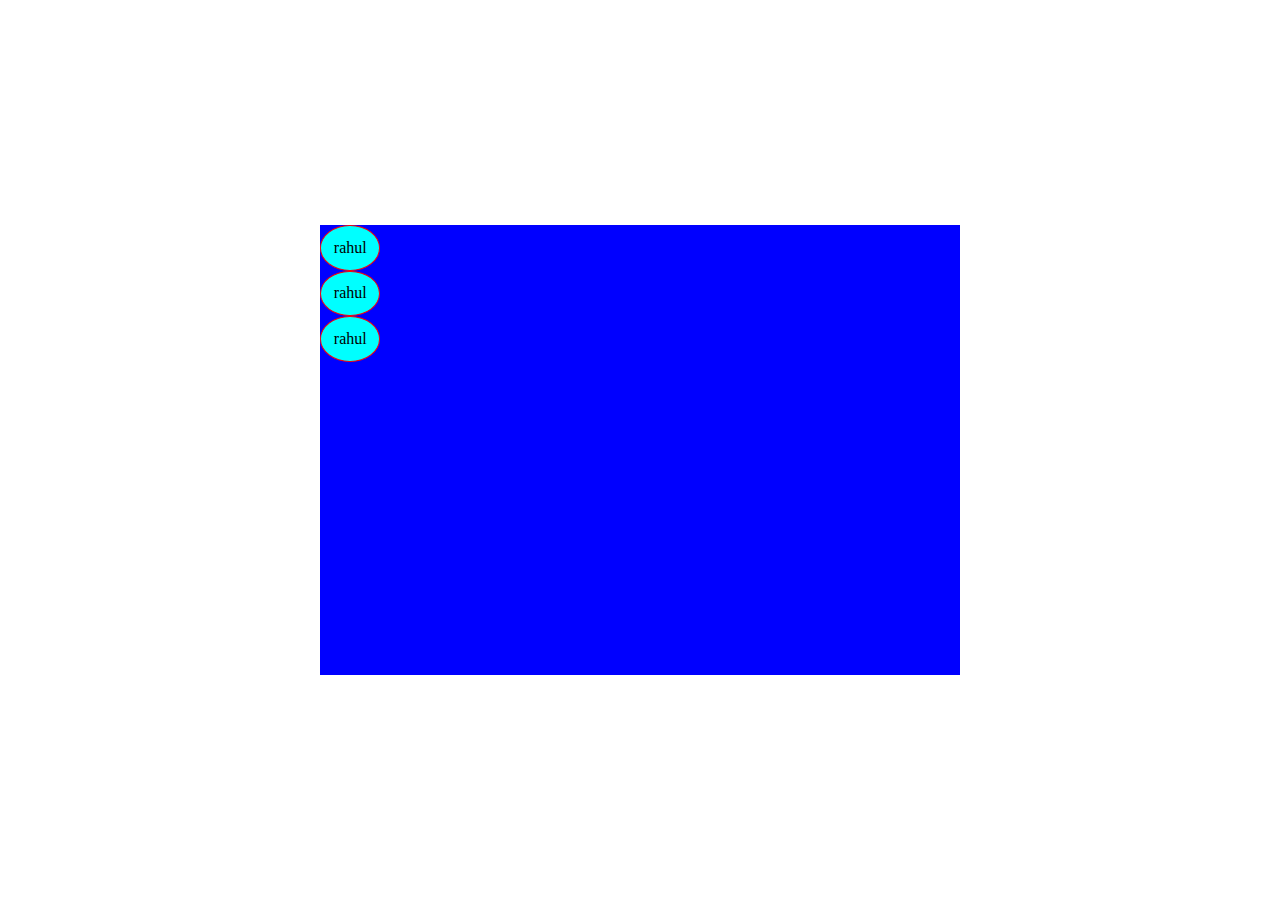
<file: src/rough.html>
<!DOCTYPE html>
<html>

<head>
    <!-- <link rel="stylesheet" type="text/css" href="styles.css"> -->
    <style>
        body {
            margin: 0;
            padding: 0;
        }
        .main{
            width: 100%;
            display: flex;
            align-items: center;
            justify-content: center;
            height: 100vh;
        }

        .container {
            display: flex;
            align-items: start;
            width: 50%;
            height: 50%;
            position: relative;
            flex-direction: column;
            background-color: blue;
        }

        .background-image {
            width: 5%;
            background-color: aqua;
            border: 1px solid red;
            padding: 2%;
            border-radius: 50%;

        }
    </style>
</head>

<body>
    <div class="main">
        <div class="container">
            <div class="background-image"> rahul</div>
            <div class="background-image"> rahul</div>
            <div class="background-image"> rahul</div>
        </div>
    </div>
</body>
</file>
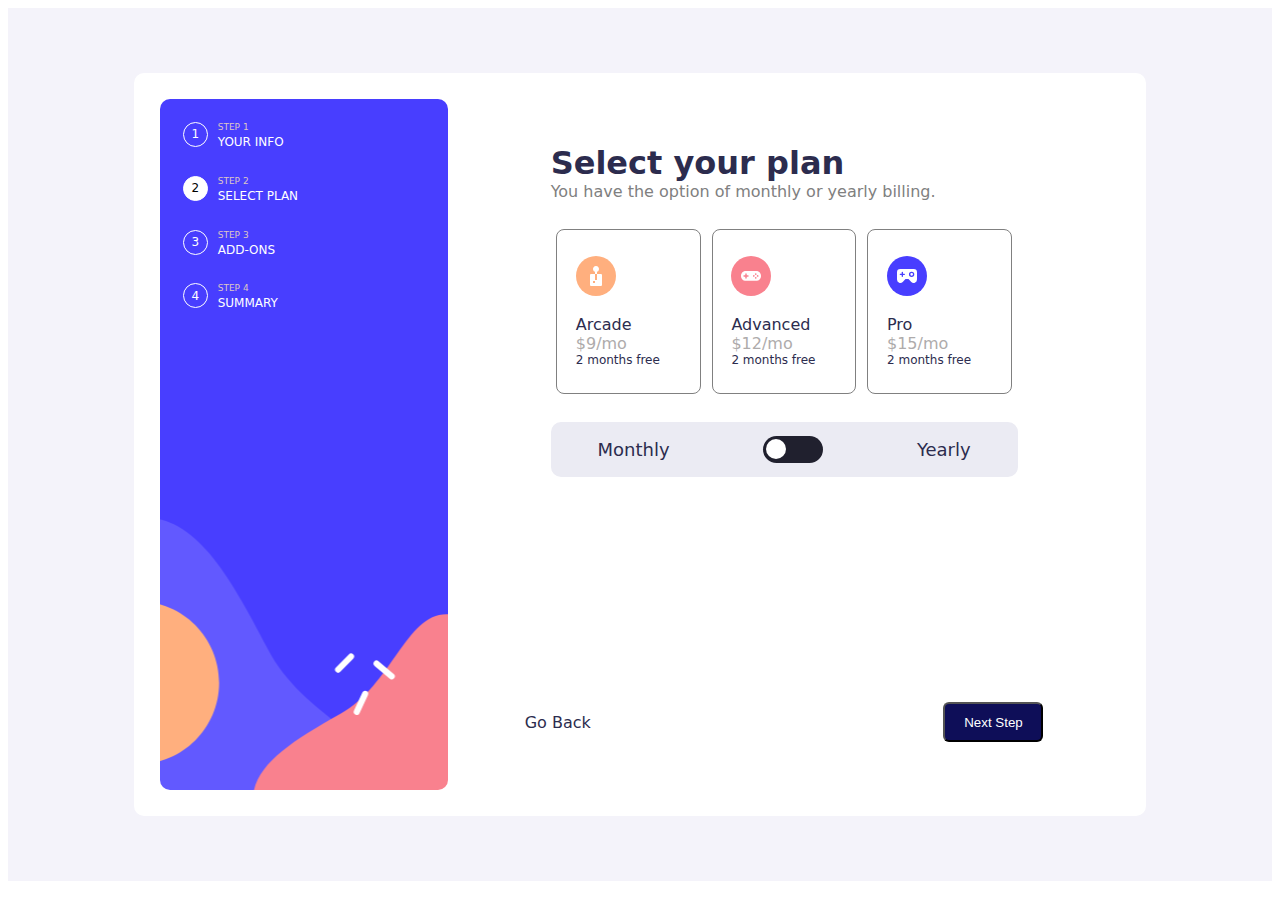
<file: src/step2.html>
<!DOCTYPE html>
<html lang="en">

<head>
    <meta charset="UTF-8">
    <meta name="viewport" content="width=device-width, initial-scale=1.0">
    <link rel="icon" type="image/png" sizes="32x32" href="./assets/images/favicon-32x32.png">
    <link rel="stylesheet" href="../assets/css/step1.css">
    <link rel="stylesheet" href="../assets/css/media-step1.css">
    <title>Multi-step form</title>
</head>

<body>
    <div class="step1-container">
        <div class="personal-information-container">
            <div class="left">
                <div class="your-info steps-title">
                    <div class="steps">1</div>
                    <div class="step-container">
                        <div class="step step1">
                            STEP 1
                        </div>
                        <div class="title">
                            YOUR INFO
                        </div>
                    </div>
                </div>
                <div class="select-plan steps-title">
                    <div class="steps steps-live">2</div>
                    <div class="step-container">
                        <div class="step step1">
                            STEP 2
                        </div>
                        <div class="title">
                            SELECT PLAN
                        </div>
                    </div>
                </div>
                <div class="add-on steps-title">
                    <div class="steps">3</div>
                    <div class="step-container">
                        <div class="step step1">
                            STEP 3
                        </div>
                        <div class="title">
                            ADD-ONS
                        </div>
                    </div>
                </div>
                <div class="summary steps-title">
                    <div class="steps">4</div>
                    <div class="step-container">
                        <div class="step step1">
                            STEP 4
                        </div>
                        <div class="title">
                            SUMMARY
                        </div>
                    </div>
                </div>
            </div>
            <form class="right">
                <div class="form-container">
                    <div class="title-container">
                        <div class="title">
                            Select your plan
                        </div>
                        <div class="sub-title">
                            You have the option of monthly or yearly billing.
                        </div>
                    </div>

                    <div class="plan">
                        <div class="arcade plan-box">
                            <div class="image">
                                <img src="../assets/images/icon-arcade.svg" alt="">
                            </div>
                            <div class="description">
                                <div class="title">
                                    Arcade
                                </div>
                                <div class="price">
                                    $<span class="plan-price">9</span>/mo
                                </div>
                                <div class="tenure">
                                    2 months free
                                </div>
                            </div>
                        </div>
                        <div class="advance plan-box">
                            <div class="image">
                                <img src="../assets/images/icon-advanced.svg" alt="">
                            </div>
                            <div class="description">
                                <div class="title">
                                    Advanced
                                </div>
                                <div class="price">
                                    $<span class="plan-price">12</span>/mo
                                </div>
                                <div class="tenure">
                                    2 months free
                                </div>
                            </div>
                        </div>
                        <div class="pro plan-box">
                            <div class="image">
                                <img src="../assets/images/icon-pro.svg" alt="">
                            </div>
                            <div class="description">
                                <div class="title">
                                    Pro
                                </div>
                                <div class="price">
                                    $<span class="plan-price">15</span>/mo
                                </div>
                                <div class="tenure">
                                    2 months free
                                </div>
                            </div>
                        </div>
                    </div>
                    <div class="toggle">
                        <div class="monthly">
                            Monthly
                        </div>
                        <div class="toggle-button">
                            <div class="button-container">
                                <div class="circle">

                                </div>
                            </div>
                        </div>
                        <div class="yearly">
                            Yearly
                        </div>
                    </div>
                </div>

                <div class="next-step bts">
                    <div>Go Back</div>
                    <button type="submit">Next Step</button>
                </div>
            </form>
            <div class="bottom">

            </div>
        </div>
    </div>
    <script type="text/javascript">
        const circle = document.querySelector('.circle');
        const prices = document.querySelectorAll('.plan-price');
        const tenures = document.querySelectorAll('.tenure');
        let isToggled = false;

        circle.addEventListener('click', () => {
            isToggled = !isToggled;

            if (isToggled) {
                circle.style.transform = 'translateX(33px)';
                for (let i = 0; i < tenures.length; i++) {
                    tenures[i].style.display = 'none';
                }
                for (let i = 0; i < prices.length; i++) {
                    const currentPrice = parseInt(prices[i].textContent);
                    prices[i].textContent = (currentPrice * 10).toString();
                }
            } else {
                circle.style.transform = 'translateX(0)';
                for (let i = 0; i < prices.length; i++) {
                    const currentPrice = parseInt(prices[i].textContent);
                    prices[i].textContent = (currentPrice / 10).toString();
                }
                for (let i = 0; i < tenures.length; i++) {
                    tenures[i].style.display = 'block';
                }
            }
        });
    </script>
</body>

</html>
</file>
<file: assets/css/step1.css>
* {
  margin: none;
  padding: none;
  box-sizing: border-box;
}


body {
  font-family: system-ui, -apple-system, BlinkMacSystemFont, 'Segoe UI', Roboto, Oxygen, Ubuntu, Cantarell, 'Open Sans', 'Helvetica Neue', sans-serif;
}
a{
  text-decoration: none;
  color: white;
}

.step1-container {
  height: 97vh;
  width: 100%;
  display: flex;
  align-items: center;
  justify-content: center;
  background-color: rgb(244, 243, 250);

}

.personal-information-container {
  background-color: white;
  display: flex;
  align-items: center;
  justify-content: center;
  flex-direction: row;
  height: 85%;
  width: 80%;
  padding: 2%;
  border-radius: 10px;

}

.left {
  display: flex;
  flex-direction: column;
  height: 100%;
  width: 30%;
  border-radius: 10px;
  color: white;
  font-size: 12px;
  font-weight: 500;
  padding: 1%;
  background-image: url(../images/bg-sidebar-desktop.svg);
  background-size: cover;
  background-repeat: no-repeat;
  background-position: center;
}

.steps-title {
  display: flex;
  padding: 5%;
}

.steps {
  display: flex;
  align-items: center;
  justify-content: center;
  height: 25px;
  width: 25px;
  border-radius: 50%;
  border: 1px solid white;
  color: white;
  margin-right: 10px;
}

.steps-live {
  color: black;
  background-color: white;
}

.step {
  font-size: 9px;
  color: rgb(221, 198, 198);
  margin-bottom: 3px;
}

.right {
  display: flex;
  justify-content: space-between;
  flex-direction: column;
  height: 100%;
  width: 70%;
  padding: 2% 8%;
  font-weight: 500;
  color: rgb(44, 44, 78);
}

.form-container{
  background-color: white;
  width: 100%;
  padding: 5%;
  border-radius: 12px;
}

.flex {
  display: flex;
  justify-content: center;
  flex-direction: column;
  margin-top: 20px;
}

.inuput-style {
  width: 100%;
  padding-left: 10px;
  height: 35px;
  font-size: 15px;
  border-radius: 5px;
  outline: none;
  border: 1px solid black;
}

.next-step {
  width: 100%;
  height: 15%;
  display: flex;
  align-items: center;
  justify-content: end;
}

.next-step button {
  height: 40px;
  width: 100px;
  color: white;
  border-radius: 6px;
  background-color: rgb(14, 14, 88);
}

.input-title {
  margin-bottom: 8px;
}

.title-container .title {
  font-size: 2rem;
  font-weight: 700;
}

.title-container .sub-title {
  color: grey;
}


/* step2 style */

.plan{
  margin: 6% 0;
  display: flex;
  flex-direction: row;
  flex-wrap: nowrap;
  justify-content: space-around;
  /* border: 1px solid black; */
  height: 60%;
}

.plan-box{
  height: 100%;
  width: 31%;
  border: 1px solid grey;
  display: flex;
  align-items: start;
  padding: 4%;
  justify-content: space-around;
  flex-direction: column;
  border-radius: 8px;
}
.plan-box:hover{
  background-color: rgb(235, 235, 243);
  border: 1px solid blue;
}

.price{
  color: rgb(174, 171, 171);
}

.tenure{
  font-size: 12px;
}

.toggle{
  display: flex;
  flex-direction: row;
  justify-content: space-around;
  font-size: 18px;
  background-color: rgb(235, 235, 243);
  height: 20%;
  align-items: center;
  border-radius: 10px;
}

.toggle-button{

}

.button-container{
  height: 27px;
  width: 60px;
  padding: 3px;
  background-color: rgb(32, 32, 46);
  border-radius: 18px;
}
.circle{
  height: 20px;
  width: 20px;
  border-radius: 50%;
  background-color: white;
}
.bts{
  justify-content: space-between;
}
</file>
<file: assets/css/media-step1.css>
@media screen and (max-width: 720px) {
    .step1-container {
        height: 95vh;
        width: 100%;
        border-radius: 0;
    }

    .personal-information-container {
        position: relative;
        flex-direction: column;
        width: 100%;
        height: 100%;
        border-radius: 0;
        padding: 0;
        background-color: rgb(244, 243, 250);
        /* background-color: red; */
    }

    .left {
        justify-content: center;
        flex-direction: row;
        width: 100%;
        height: 100%;
        border-radius: 0;
        background-position:100% 85% ;
    }

    .step-container {
        display: none;
    }

    .right {
        position: relative;
        top: -20%;
        width: 90%;
        height: 50%;
        border-radius: 10px;
    }
    .form-container{
        background-color: white;
        width: 100%;
        padding: 10%;
        border-radius: 12px;
    }

    .next-step {
        position: relative;
        top: 20%;
        right: 1%;
        padding: 20px;
        width: 100%;
        z-index: 77;
    }

    .bottom {
        width: 100%;
        height: 70%;
        background-color: white;
    }

    .title-container {
        height: 80px;
    }
    /* step2 */
    .plan{
        margin: 3% 0;
        flex-direction: column;
        width: 100%;
    }
    .plan-box{
        margin: 1%;
        padding: 1%;
        flex-direction: row;
        width: 100%;
        justify-content: start;
    }
    .description{
        margin-left: 5%;
    }

}
</file>
